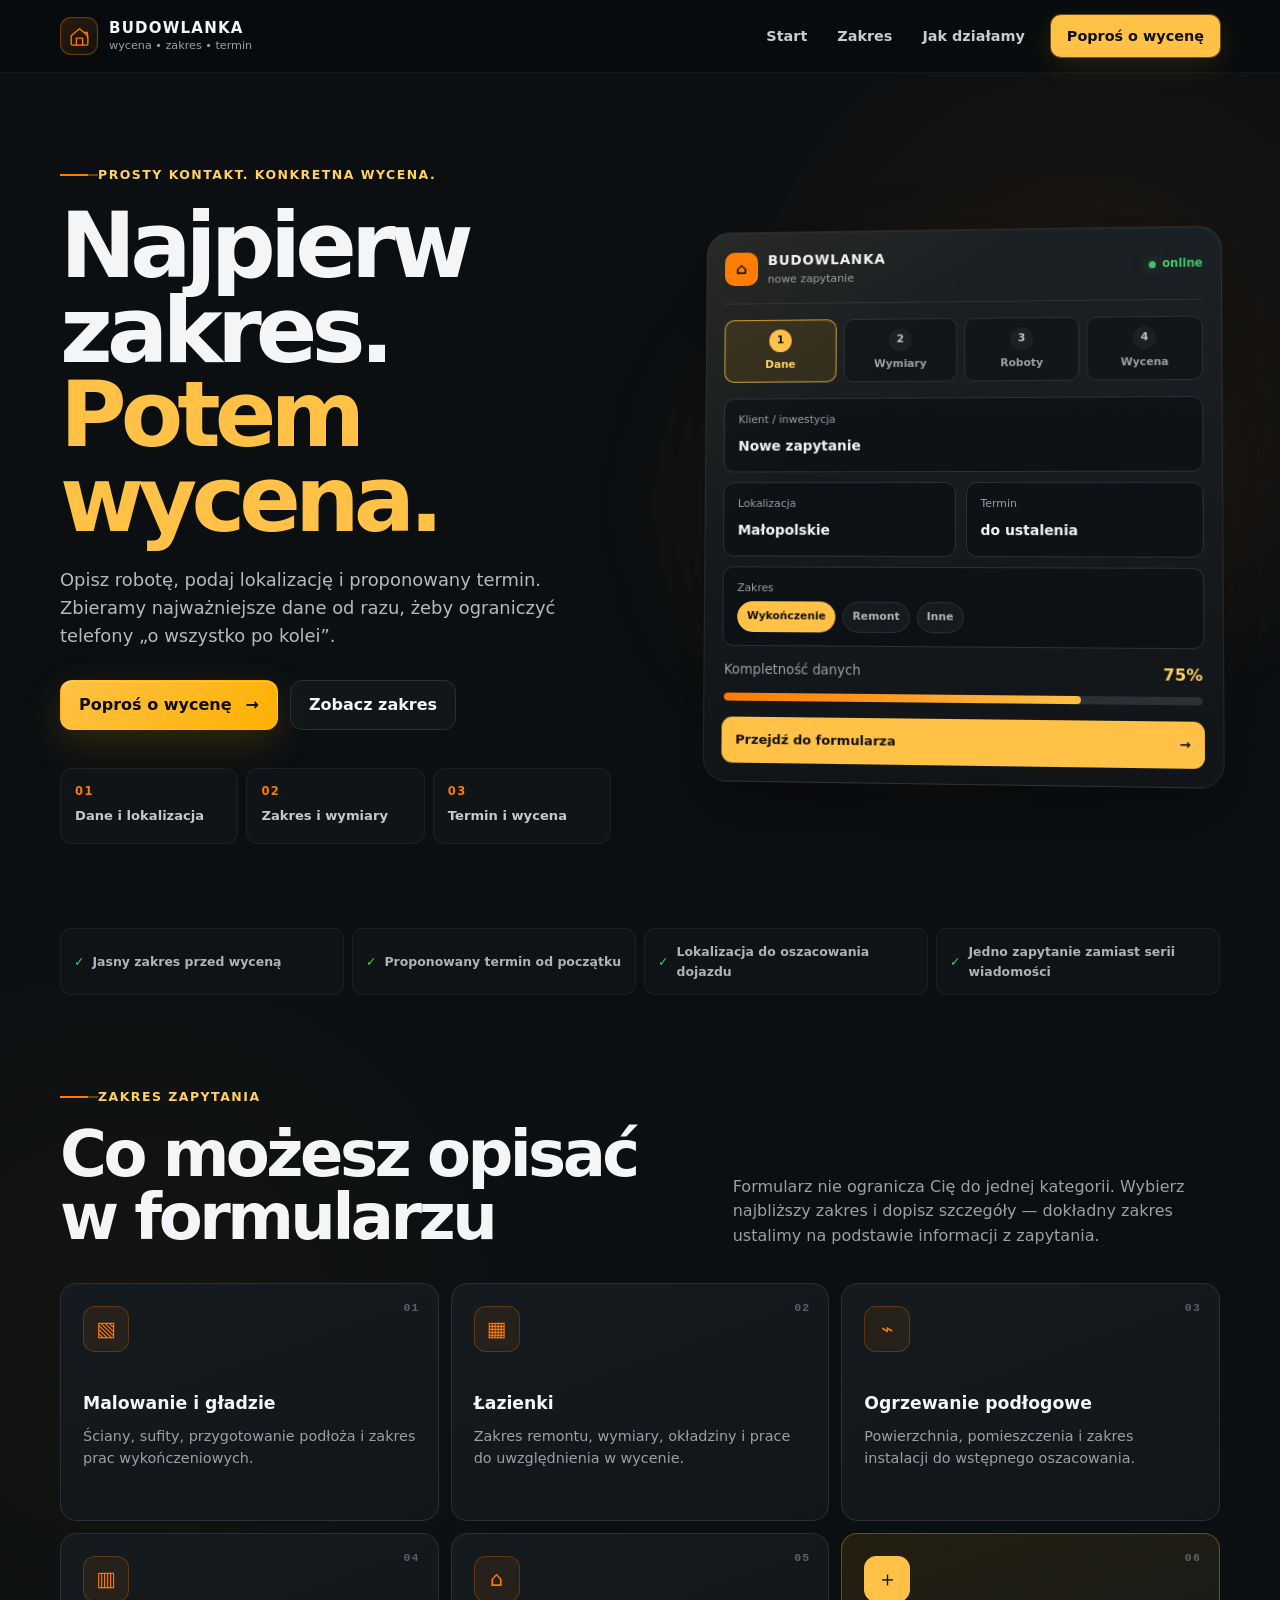
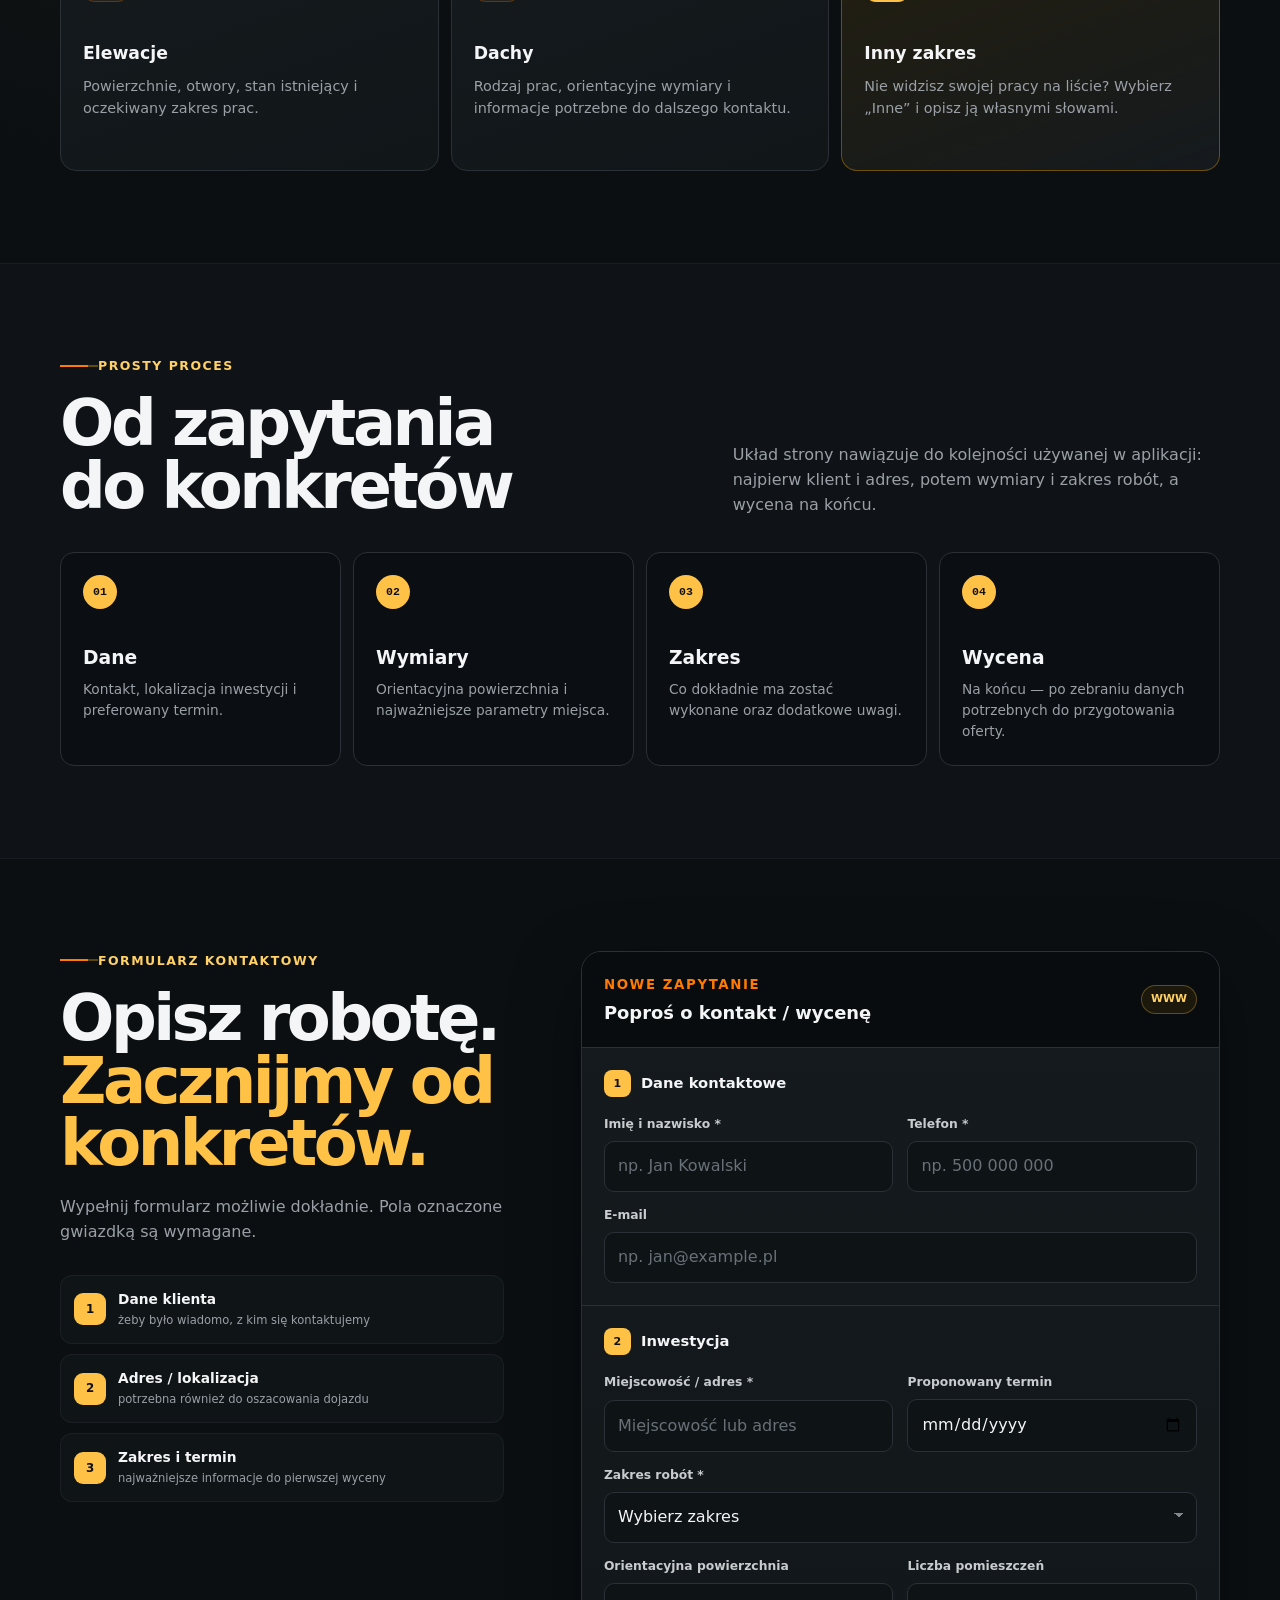
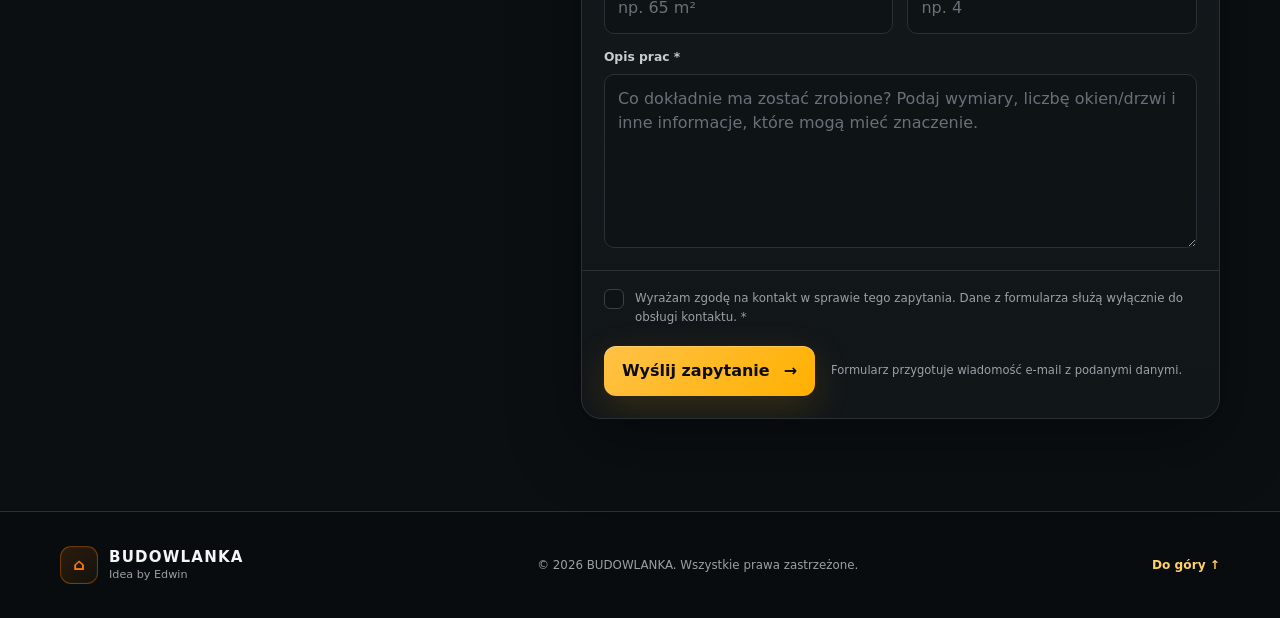
<file: index.html>
<!doctype html>
<html lang="pl">
<head>
  <meta charset="utf-8">
  <meta name="viewport" content="width=device-width, initial-scale=1">
  <meta name="theme-color" content="#0B0F12">
  <meta name="description" content="BUDOWLANKA — kontakt i zapytanie o wycenę prac budowlanych i wykończeniowych.">
  <title>BUDOWLANKA — wycena i kontakt</title>
  <link rel="stylesheet" href="./styles.css">
</head>
<body>
  <a class="skip-link" href="#main">Przejdź do treści</a>

  <header class="topbar" id="top">
    <div class="shell topbar__inner">
      <a class="brand" href="#start" aria-label="BUDOWLANKA — strona główna">
        <span class="brand__mark" aria-hidden="true">
          <svg viewBox="0 0 48 48" role="img">
            <path d="M8 22.5 24 9l16 13.5v16a2 2 0 0 1-2 2H10a2 2 0 0 1-2-2z"/>
            <path d="M18 40V27h12v13"/>
            <path d="M33 16h6v10"/>
          </svg>
        </span>
        <span>
          <strong>BUDOWLANKA</strong>
          <small>wycena • zakres • termin</small>
        </span>
      </a>

      <button class="menu-btn" type="button" aria-label="Otwórz menu" aria-expanded="false" aria-controls="site-nav">
        <span></span><span></span><span></span>
      </button>

      <nav class="nav" id="site-nav" aria-label="Główna nawigacja">
        <a href="#start">Start</a>
        <a href="#uslugi">Zakres</a>
        <a href="#proces">Jak działamy</a>
        <a class="nav__cta" href="#kontakt">Poproś o wycenę</a>
      </nav>
    </div>
  </header>

  <main id="main">
    <section class="hero" id="start">
      <div class="shell hero__grid">
        <div class="hero__copy">
          <div class="eyebrow"><span></span> Prosty kontakt. Konkretna wycena.</div>
          <h1>Najpierw zakres.<br><em>Potem wycena.</em></h1>
          <p class="hero__lead">Opisz robotę, podaj lokalizację i proponowany termin. Zbieramy najważniejsze dane od razu, żeby ograniczyć telefony „o wszystko po kolei”.</p>

          <div class="hero__actions">
            <a class="btn btn--primary" href="#kontakt">Poproś o wycenę <span aria-hidden="true">→</span></a>
            <a class="btn btn--ghost" href="#uslugi">Zobacz zakres</a>
          </div>

          <div class="hero__facts" aria-label="Najważniejsze informacje">
            <div><strong>01</strong><span>Dane i lokalizacja</span></div>
            <div><strong>02</strong><span>Zakres i wymiary</span></div>
            <div><strong>03</strong><span>Termin i wycena</span></div>
          </div>
        </div>

        <div class="hero__visual" aria-label="Podgląd sposobu przygotowania wyceny">
          <div class="app-card">
            <div class="app-card__top">
              <div class="mini-brand">
                <span class="mini-brand__icon">⌂</span>
                <div><strong>BUDOWLANKA</strong><small>nowe zapytanie</small></div>
              </div>
              <span class="status-dot">online</span>
            </div>

            <div class="stepper" aria-label="Etapy">
              <span class="is-active"><b>1</b>Dane</span>
              <span><b>2</b>Wymiary</span>
              <span><b>3</b>Roboty</span>
              <span><b>4</b>Wycena</span>
            </div>

            <div class="mock-field">
              <small>Klient / inwestycja</small>
              <strong>Nowe zapytanie</strong>
            </div>
            <div class="mock-grid">
              <div class="mock-field"><small>Lokalizacja</small><strong>Małopolskie</strong></div>
              <div class="mock-field"><small>Termin</small><strong>do ustalenia</strong></div>
            </div>
            <div class="mock-field">
              <small>Zakres</small>
              <div class="chips">
                <span class="chip is-active">Wykończenie</span>
                <span class="chip">Remont</span>
                <span class="chip">Inne</span>
              </div>
            </div>

            <div class="summary-row">
              <div><small>Kompletność danych</small><strong>75%</strong></div>
              <div class="meter"><span></span></div>
            </div>

            <a class="mock-next" href="#kontakt">Przejdź do formularza <span>→</span></a>
          </div>
          <div class="hero__glow" aria-hidden="true"></div>
        </div>
      </div>
    </section>

    <section class="section section--tight">
      <div class="shell trust-row">
        <p><span>✓</span> Jasny zakres przed wyceną</p>
        <p><span>✓</span> Proponowany termin od początku</p>
        <p><span>✓</span> Lokalizacja do oszacowania dojazdu</p>
        <p><span>✓</span> Jedno zapytanie zamiast serii wiadomości</p>
      </div>
    </section>

    <section class="section" id="uslugi">
      <div class="shell">
        <div class="section-head">
          <div>
            <div class="eyebrow"><span></span> Zakres zapytania</div>
            <h2>Co możesz opisać<br>w formularzu</h2>
          </div>
          <p>Formularz nie ogranicza Cię do jednej kategorii. Wybierz najbliższy zakres i dopisz szczegóły — dokładny zakres ustalimy na podstawie informacji z zapytania.</p>
        </div>

        <div class="service-grid">
          <article class="service-card">
            <span class="service-card__no">01</span>
            <div class="service-card__icon">▧</div>
            <h3>Malowanie i gładzie</h3>
            <p>Ściany, sufity, przygotowanie podłoża i zakres prac wykończeniowych.</p>
          </article>
          <article class="service-card">
            <span class="service-card__no">02</span>
            <div class="service-card__icon">▦</div>
            <h3>Łazienki</h3>
            <p>Zakres remontu, wymiary, okładziny i prace do uwzględnienia w wycenie.</p>
          </article>
          <article class="service-card">
            <span class="service-card__no">03</span>
            <div class="service-card__icon">⌁</div>
            <h3>Ogrzewanie podłogowe</h3>
            <p>Powierzchnia, pomieszczenia i zakres instalacji do wstępnego oszacowania.</p>
          </article>
          <article class="service-card">
            <span class="service-card__no">04</span>
            <div class="service-card__icon">▥</div>
            <h3>Elewacje</h3>
            <p>Powierzchnie, otwory, stan istniejący i oczekiwany zakres prac.</p>
          </article>
          <article class="service-card">
            <span class="service-card__no">05</span>
            <div class="service-card__icon">⌂</div>
            <h3>Dachy</h3>
            <p>Rodzaj prac, orientacyjne wymiary i informacje potrzebne do dalszego kontaktu.</p>
          </article>
          <article class="service-card service-card--accent">
            <span class="service-card__no">06</span>
            <div class="service-card__icon">＋</div>
            <h3>Inny zakres</h3>
            <p>Nie widzisz swojej pracy na liście? Wybierz „Inne” i opisz ją własnymi słowami.</p>
          </article>
        </div>
      </div>
    </section>

    <section class="section section--panel" id="proces">
      <div class="shell">
        <div class="section-head">
          <div>
            <div class="eyebrow"><span></span> Prosty proces</div>
            <h2>Od zapytania<br>do konkretów</h2>
          </div>
          <p>Układ strony nawiązuje do kolejności używanej w aplikacji: najpierw klient i adres, potem wymiary i zakres robót, a wycena na końcu.</p>
        </div>

        <div class="process-grid">
          <article><span>01</span><h3>Dane</h3><p>Kontakt, lokalizacja inwestycji i preferowany termin.</p></article>
          <article><span>02</span><h3>Wymiary</h3><p>Orientacyjna powierzchnia i najważniejsze parametry miejsca.</p></article>
          <article><span>03</span><h3>Zakres</h3><p>Co dokładnie ma zostać wykonane oraz dodatkowe uwagi.</p></article>
          <article><span>04</span><h3>Wycena</h3><p>Na końcu — po zebraniu danych potrzebnych do przygotowania oferty.</p></article>
        </div>
      </div>
    </section>

    <section class="section contact" id="kontakt">
      <div class="shell contact__grid">
        <div class="contact__intro">
          <div class="eyebrow"><span></span> Formularz kontaktowy</div>
          <h2>Opisz robotę.<br><em>Zacznijmy od konkretów.</em></h2>
          <p>Wypełnij formularz możliwie dokładnie. Pola oznaczone gwiazdką są wymagane.</p>

          <div class="contact__steps">
            <div><b>1</b><span><strong>Dane klienta</strong><small>żeby było wiadomo, z kim się kontaktujemy</small></span></div>
            <div><b>2</b><span><strong>Adres / lokalizacja</strong><small>potrzebna również do oszacowania dojazdu</small></span></div>
            <div><b>3</b><span><strong>Zakres i termin</strong><small>najważniejsze informacje do pierwszej wyceny</small></span></div>
          </div>
        </div>

        <form class="contact-form" id="contact-form" novalidate>
          <div class="form-head">
            <div>
              <small>NOWE ZAPYTANIE</small>
              <h3>Poproś o kontakt / wycenę</h3>
            </div>
            <span class="form-badge">WWW</span>
          </div>

          <div class="form-section">
            <h4><span>1</span>Dane kontaktowe</h4>
            <div class="field-grid">
              <label class="field">
                <span>Imię i nazwisko *</span>
                <input type="text" name="name" autocomplete="name" required placeholder="np. Jan Kowalski">
                <small class="field__error">Podaj imię i nazwisko.</small>
              </label>

              <label class="field">
                <span>Telefon *</span>
                <input type="tel" name="phone" autocomplete="tel" inputmode="tel" required placeholder="np. 500 000 000">
                <small class="field__error">Podaj numer telefonu.</small>
              </label>

              <label class="field field--full">
                <span>E-mail</span>
                <input type="email" name="email" autocomplete="email" placeholder="np. jan@example.pl">
                <small class="field__error">Sprawdź adres e-mail.</small>
              </label>
            </div>
          </div>

          <div class="form-section">
            <h4><span>2</span>Inwestycja</h4>
            <div class="field-grid">
              <label class="field">
                <span>Miejscowość / adres *</span>
                <input type="text" name="location" autocomplete="street-address" required placeholder="Miejscowość lub adres">
                <small class="field__error">Podaj lokalizację.</small>
              </label>

              <label class="field">
                <span>Proponowany termin</span>
                <input type="date" name="term">
              </label>

              <label class="field field--full">
                <span>Zakres robót *</span>
                <select name="scope" required>
                  <option value="">Wybierz zakres</option>
                  <option>Malowanie</option>
                  <option>Gładzie + malowanie</option>
                  <option>Łazienka</option>
                  <option>Ogrzewanie podłogowe</option>
                  <option>Elewacja</option>
                  <option>Dach</option>
                  <option>Remont / wykończenie</option>
                  <option>Inne</option>
                </select>
                <small class="field__error">Wybierz zakres robót.</small>
              </label>

              <label class="field">
                <span>Orientacyjna powierzchnia</span>
                <input type="text" name="area" placeholder="np. 65 m²">
              </label>

              <label class="field">
                <span>Liczba pomieszczeń</span>
                <input type="number" name="rooms" min="0" max="99" inputmode="numeric" placeholder="np. 4">
              </label>

              <label class="field field--full">
                <span>Opis prac *</span>
                <textarea name="message" rows="6" required placeholder="Co dokładnie ma zostać zrobione? Podaj wymiary, liczbę okien/drzwi i inne informacje, które mogą mieć znaczenie."></textarea>
                <small class="field__error">Opisz zakres prac.</small>
              </label>
            </div>
          </div>

          <div class="hp-field" aria-hidden="true">
            <label>Nie wypełniaj tego pola <input type="text" name="company" tabindex="-1" autocomplete="off"></label>
          </div>

          <label class="consent">
            <input type="checkbox" name="consent" required>
            <span class="consent__box" aria-hidden="true">✓</span>
            <span>Wyrażam zgodę na kontakt w sprawie tego zapytania. Dane z formularza służą wyłącznie do obsługi kontaktu. *</span>
          </label>

          <div class="form-actions">
            <button class="btn btn--primary btn--submit" type="submit">
              <span>Wyślij zapytanie</span><span aria-hidden="true">→</span>
            </button>
            <p class="form-note">Formularz przygotuje wiadomość e-mail z podanymi danymi.</p>
          </div>

          <div class="form-status" id="form-status" role="status" aria-live="polite"></div>
        </form>
      </div>
    </section>
  </main>

  <footer class="footer">
    <div class="shell footer__inner">
      <a class="brand brand--footer" href="#top">
        <span class="brand__mark" aria-hidden="true">⌂</span>
        <span><strong>BUDOWLANKA</strong><small>Idea by Edwin</small></span>
      </a>
      <p>© <span id="year"></span> BUDOWLANKA. Wszystkie prawa zastrzeżone.</p>
      <a href="#top">Do góry ↑</a>
    </div>
  </footer>

  <script src="./site-config.js"></script>
  <script src="./script.js"></script>
</body>
</html>
</file>
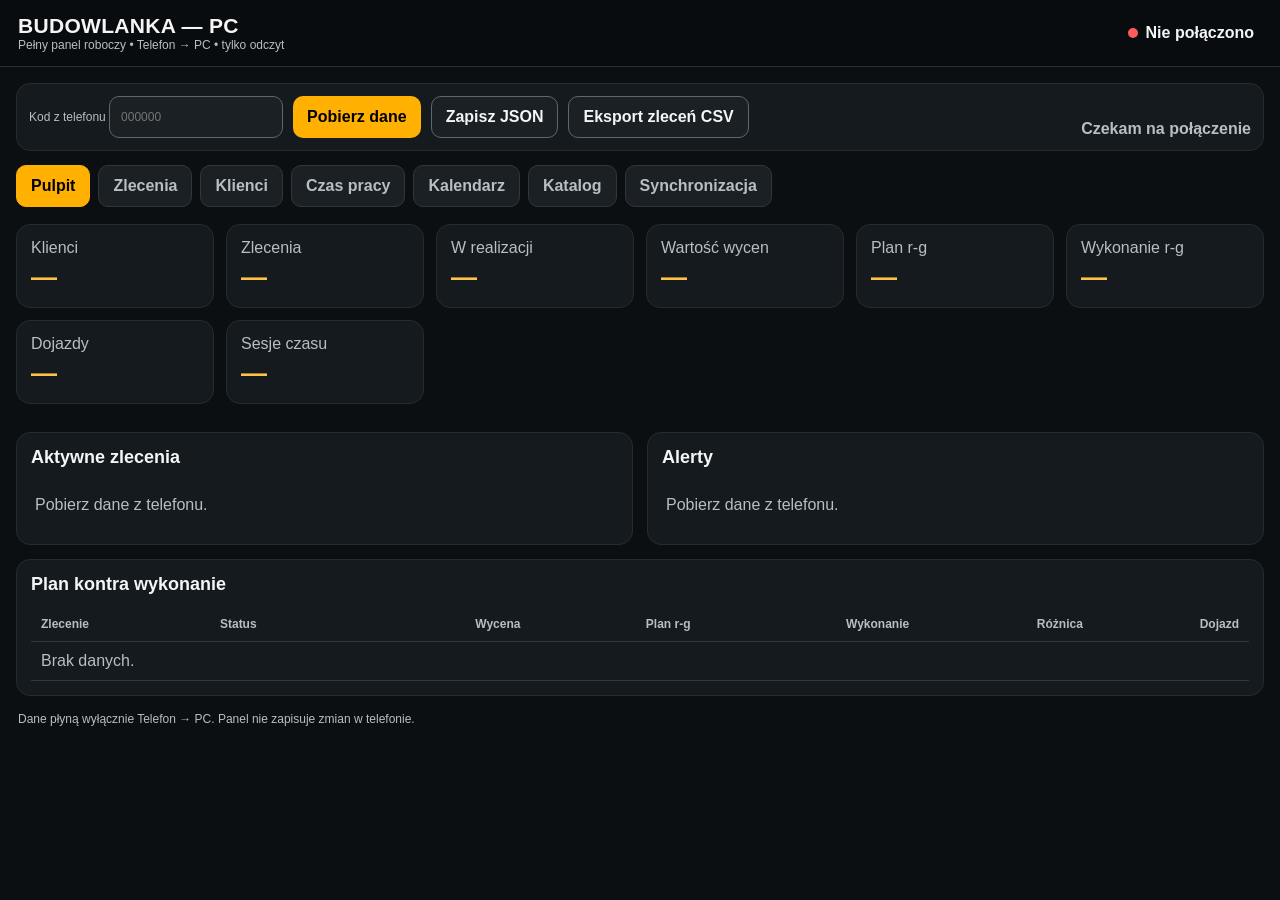
<file: app/src/main/assets/pc/index.html>
<!doctype html>
<html lang="pl">
<head>
<meta charset="utf-8">
<meta name="viewport" content="width=device-width,initial-scale=1">
<title>BUDOWLANKA PC</title>
<style>
:root{
  color-scheme:dark;
  --bg:#0b0f12;--panel:#151a1e;--panel2:#1b2024;--line:#5e676f;
  --text:#f4f5f6;--muted:#b8bec4;--accent:#ffb000;--accent2:#ffc247;
  --green:#42c765;--red:#ff5c5c;--blue:#58a6ff
}
*{box-sizing:border-box}
body{margin:0;background:var(--bg);color:var(--text);font-family:Inter,Arial,sans-serif}
button,input,select{font:inherit}
button{cursor:pointer}
header{position:sticky;top:0;z-index:10;background:#090c0e;border-bottom:1px solid #282e33}
.top{max-width:1600px;margin:auto;padding:14px 18px;display:flex;gap:12px;align-items:center;flex-wrap:wrap}
.brand{font-weight:900;font-size:21px;letter-spacing:.3px}
.readonly{color:var(--muted);font-size:12px}
.connection{margin-left:auto;display:flex;gap:8px;align-items:center;flex-wrap:wrap}
.dot{width:10px;height:10px;border-radius:50%;background:var(--red);display:inline-block}
.dot.ok{background:var(--green)}
main{max-width:1600px;margin:auto;padding:16px}
.toolbar,.card,.panel{background:var(--panel);border:1px solid #252b30;border-radius:14px}
.toolbar{padding:12px;display:flex;gap:10px;align-items:end;flex-wrap:wrap}
label{font-size:12px;color:var(--muted)}
input,select{background:var(--panel2);color:var(--text);border:1px solid var(--line);border-radius:10px;padding:10px 11px;min-height:42px}
input:focus,select:focus,button:focus{outline:2px solid var(--accent);outline-offset:1px}
.primary,.secondary,.ghost,.tab{border:0;border-radius:10px;padding:10px 14px;font-weight:800;min-height:42px}
.primary{background:var(--accent);color:#000}
.secondary{background:var(--panel2);color:var(--text);border:1px solid var(--line)}
.ghost{background:transparent;color:var(--text);border:1px solid #343b41}
.statusText{margin-left:auto;font-weight:800}
.okText{color:var(--green)}.badText{color:var(--red)}.muted{color:var(--muted)}
.tabs{display:flex;gap:8px;margin:14px 0;overflow-x:auto;padding-bottom:3px}
.tab{white-space:nowrap;background:var(--panel2);color:var(--muted);border:1px solid #30363b}
.tab.active{background:var(--accent);color:#000;border-color:var(--accent)}
.view{display:none}.view.active{display:block}
.cards{display:grid;grid-template-columns:repeat(auto-fit,minmax(175px,1fr));gap:12px;margin:14px 0}
.card{padding:14px}.metric{font-size:26px;font-weight:900;color:var(--accent2);margin-top:5px}
.metricSub{font-size:12px;color:var(--muted);margin-top:3px}
.grid2{display:grid;grid-template-columns:minmax(0,1fr) minmax(0,1fr);gap:14px}
.grid3{display:grid;grid-template-columns:repeat(3,minmax(0,1fr));gap:12px}
.panel{padding:14px;margin-top:14px;min-width:0}
.panel h2{font-size:18px;margin:0 0 12px}
.panel h3{font-size:15px;margin:14px 0 8px}
.tableWrap{overflow:auto}
table{width:100%;border-collapse:collapse;min-width:760px}
th,td{text-align:left;padding:10px;border-bottom:1px solid #30373d;vertical-align:top}
th{color:var(--muted);font-size:12px;position:sticky;top:0;background:var(--panel)}
td.num,th.num{text-align:right;font-variant-numeric:tabular-nums}
tr.selectable{cursor:pointer}
tr.selectable:hover{background:#1b2024}
.badDelta{color:var(--red)}.goodDelta{color:var(--green)}
.pill{display:inline-block;border-radius:999px;padding:4px 8px;background:var(--panel2);font-size:12px;border:1px solid #30363b}
.pill.green{color:var(--green);border-color:#275d38}.pill.red{color:var(--red);border-color:#663434}
.split{display:grid;grid-template-columns:minmax(280px,.8fr) minmax(0,1.2fr);gap:14px}
.list{display:flex;flex-direction:column;gap:8px}
.listItem{background:var(--panel2);border:1px solid #30363b;border-radius:11px;padding:11px;cursor:pointer}
.listItem.active{border-color:var(--accent);box-shadow:inset 3px 0 0 var(--accent)}
.listItem strong{display:block;margin-bottom:4px}
.kv{display:grid;grid-template-columns:180px 1fr;gap:7px 12px}
.kv div:nth-child(odd){color:var(--muted)}
.sectionGrid{display:grid;grid-template-columns:repeat(auto-fit,minmax(240px,1fr));gap:10px}
.mini{background:var(--panel2);border:1px solid #30363b;border-radius:11px;padding:10px}
.alert{border-left:4px solid var(--red);padding:10px 12px;background:#29191a;border-radius:9px;margin:8px 0}
.info{border-left:4px solid var(--blue);padding:10px 12px;background:#142033;border-radius:9px;margin:8px 0}
.empty{color:var(--muted);padding:16px 4px}
.progress{height:9px;background:#252b30;border-radius:999px;overflow:hidden}
.progress>span{display:block;height:100%;background:var(--accent)}
.calendarRow{display:grid;grid-template-columns:120px 120px 1fr 130px 130px;gap:8px;padding:9px 0;border-bottom:1px solid #30373d;align-items:center}
.searchRow{display:flex;gap:8px;flex-wrap:wrap;margin-bottom:10px}
.searchRow input{min-width:260px;flex:1}
.footer{padding:16px 2px;color:var(--muted);font-size:12px}
details{background:var(--panel2);border:1px solid #30363b;border-radius:10px;padding:8px 10px}
summary{cursor:pointer;font-weight:800}
@media(max-width:980px){.grid2,.grid3,.split{grid-template-columns:1fr}.connection{margin-left:0}.calendarRow{grid-template-columns:1fr 1fr}.calendarRow>*:nth-child(n+3){grid-column:1/-1}}
@media(max-width:600px){main{padding:10px}.top{padding:10px}.toolbar{align-items:stretch}.toolbar>*{width:100%}.statusText{margin-left:0}.kv{grid-template-columns:1fr}.cards{grid-template-columns:1fr 1fr}}
</style>
</head>
<body>
<header>
  <div class="top">
    <div>
      <div class="brand">BUDOWLANKA — PC</div>
      <div class="readonly">Pełny panel roboczy • Telefon → PC • tylko odczyt</div>
    </div>
    <div class="connection">
      <span id="connDot" class="dot"></span>
      <strong id="connLabel">Nie połączono</strong>
      <span id="lastSync" class="muted"></span>
    </div>
  </div>
</header>

<main>
  <div class="toolbar">
    <label>Kod z telefonu
      <input id="code" inputmode="numeric" maxlength="6" placeholder="000000">
    </label>
    <button id="refresh" class="primary" type="button">Pobierz dane</button>
    <button id="saveJson" class="secondary" type="button" disabled>Zapisz JSON</button>
    <button id="saveCsv" class="secondary" type="button" disabled>Eksport zleceń CSV</button>
    <span id="status" class="statusText muted">Czekam na połączenie</span>
  </div>

  <nav class="tabs" aria-label="Moduły panelu PC">
    <button class="tab active" data-view="dashboard">Pulpit</button>
    <button class="tab" data-view="jobs">Zlecenia</button>
    <button class="tab" data-view="clients">Klienci</button>
    <button class="tab" data-view="time">Czas pracy</button>
    <button class="tab" data-view="calendar">Kalendarz</button>
    <button class="tab" data-view="catalog">Katalog</button>
    <button class="tab" data-view="sync">Synchronizacja</button>
  </nav>

  <section id="view-dashboard" class="view active">
    <div class="cards">
      <div class="card"><div class="muted">Klienci</div><div id="mClients" class="metric">—</div></div>
      <div class="card"><div class="muted">Zlecenia</div><div id="mJobs" class="metric">—</div></div>
      <div class="card"><div class="muted">W realizacji</div><div id="mActive" class="metric">—</div></div>
      <div class="card"><div class="muted">Wartość wycen</div><div id="mQuoted" class="metric">—</div></div>
      <div class="card"><div class="muted">Plan r-g</div><div id="mPlanned" class="metric">—</div></div>
      <div class="card"><div class="muted">Wykonanie r-g</div><div id="mActual" class="metric">—</div></div>
      <div class="card"><div class="muted">Dojazdy</div><div id="mTravel" class="metric">—</div></div>
      <div class="card"><div class="muted">Sesje czasu</div><div id="mSessions" class="metric">—</div></div>
    </div>

    <div class="grid2">
      <div class="panel">
        <h2>Aktywne zlecenia</h2>
        <div id="dashActive" class="empty">Pobierz dane z telefonu.</div>
      </div>
      <div class="panel">
        <h2>Alerty</h2>
        <div id="dashAlerts" class="empty">Pobierz dane z telefonu.</div>
      </div>
    </div>

    <div class="panel">
      <h2>Plan kontra wykonanie</h2>
      <div class="tableWrap">
        <table>
          <thead><tr><th>Zlecenie</th><th>Status</th><th class="num">Wycena</th><th class="num">Plan r-g</th><th class="num">Wykonanie</th><th class="num">Różnica</th><th class="num">Dojazd</th></tr></thead>
          <tbody id="dashJobs"><tr><td colspan="7" class="muted">Brak danych.</td></tr></tbody>
        </table>
      </div>
    </div>
  </section>

  <section id="view-jobs" class="view">
    <div class="split">
      <div class="panel">
        <h2>Zlecenia / kosztorysy</h2>
        <div class="searchRow">
          <input id="jobSearch" placeholder="Szukaj po nazwie, kliencie, adresie">
          <select id="jobStatus"><option value="">Wszystkie statusy</option></select>
        </div>
        <div id="jobList" class="list"><div class="empty">Brak danych.</div></div>
      </div>
      <div class="panel">
        <h2>Szczegóły zlecenia</h2>
        <div id="jobDetail" class="empty">Wybierz zlecenie z listy.</div>
      </div>
    </div>
  </section>

  <section id="view-clients" class="view">
    <div class="split">
      <div class="panel">
        <h2>Klienci</h2>
        <div class="searchRow"><input id="clientSearch" placeholder="Szukaj klienta, telefonu, e-maila, adresu"></div>
        <div id="clientList" class="list"><div class="empty">Brak danych.</div></div>
      </div>
      <div class="panel">
        <h2>Karta klienta</h2>
        <div id="clientDetail" class="empty">Wybierz klienta z listy.</div>
      </div>
    </div>
  </section>

  <section id="view-time" class="view">
    <div class="cards">
      <div class="card"><div class="muted">Praca</div><div id="tWork" class="metric">—</div></div>
      <div class="card"><div class="muted">Dojazd</div><div id="tTravel" class="metric">—</div></div>
      <div class="card"><div class="muted">Przerwy</div><div id="tBreak" class="metric">—</div></div>
      <div class="card"><div class="muted">Zaopatrzenie</div><div id="tSupply" class="metric">—</div></div>
    </div>
    <div class="grid2">
      <div class="panel">
        <h2>Ekipa</h2>
        <div class="tableWrap"><table><thead><tr><th>Osoba</th><th class="num">Praca</th><th class="num">Dojazd</th><th class="num">Przerwy</th><th class="num">Zaopatrzenie</th></tr></thead><tbody id="timeCrew"></tbody></table></div>
      </div>
      <div class="panel">
        <h2>Aktywne liczniki</h2>
        <div id="activeTimers" class="empty">Brak aktywnych liczników.</div>
      </div>
    </div>
    <div class="panel">
      <h2>Historia sesji</h2>
      <div class="searchRow">
        <input id="timeSearch" placeholder="Szukaj po zleceniu lub pracowniku">
        <select id="timeType">
          <option value="">Wszystkie typy</option>
          <option value="PRACA">Praca</option>
          <option value="DOJAZD">Dojazd</option>
          <option value="PRZERWA">Przerwa</option>
          <option value="ZAOPATRZENIE">Zaopatrzenie</option>
        </select>
      </div>
      <div class="tableWrap"><table><thead><tr><th>Start</th><th>Koniec</th><th>Zlecenie</th><th>Osoba</th><th>Typ</th><th class="num">Czas</th><th>Powód</th></tr></thead><tbody id="sessionRows"></tbody></table></div>
    </div>
  </section>

  <section id="view-calendar" class="view">
    <div class="panel">
      <h2>Kalendarz realizacji</h2>
      <div id="calendarAlerts"></div>
      <div id="calendarRows" class="empty">Brak zleceń z terminem.</div>
    </div>
  </section>

  <section id="view-catalog" class="view">
    <div class="grid3">
      <div class="panel">
        <h2>Roboty</h2>
        <div class="searchRow"><input id="workSearch" placeholder="Szukaj roboty"></div>
        <div id="workList" class="list"></div>
      </div>
      <div class="panel">
        <h2>Materiały</h2>
        <div class="searchRow"><input id="materialSearch" placeholder="Szukaj materiału"></div>
        <div id="materialList" class="list"></div>
      </div>
      <div class="panel">
        <h2>Narzędzia</h2>
        <div class="searchRow"><input id="toolSearch" placeholder="Szukaj narzędzia"></div>
        <div id="toolList" class="list"></div>
      </div>
    </div>
  </section>

  <section id="view-sync" class="view">
    <div class="grid2">
      <div class="panel">
        <h2>Stan synchronizacji</h2>
        <div id="syncState" class="empty">Brak połączenia.</div>
      </div>
      <div class="panel">
        <h2>Zawartość snapshotu</h2>
        <div id="syncCounts" class="empty">Brak danych.</div>
      </div>
    </div>
    <div class="panel">
      <h2>Eksport</h2>
      <p class="muted">JSON zawiera pełny snapshot danych. CSV eksportuje tabelę zleceń do Excela. Panel PC nie posiada żadnej operacji zapisu do telefonu.</p>
      <div style="display:flex;gap:8px;flex-wrap:wrap">
        <button id="saveJson2" class="secondary" type="button" disabled>Zapisz pełny JSON</button>
        <button id="saveCsv2" class="secondary" type="button" disabled>Zapisz zlecenia CSV</button>
      </div>
    </div>
  </section>

  <div id="stamp" class="footer">Dane płyną wyłącznie Telefon → PC. Panel nie zapisuje zmian w telefonie.</div>
</main>

<script>
const byId=id=>document.getElementById(id);
const code=byId('code'), statusEl=byId('status');
let snapshot=null, selectedJobId=null, selectedClientId=null;

const money=v=>new Intl.NumberFormat('pl-PL',{style:'currency',currency:'PLN'}).format(Number(v||0));
const num=v=>new Intl.NumberFormat('pl-PL',{maximumFractionDigits:1}).format(Number(v||0));
const num2=v=>new Intl.NumberFormat('pl-PL',{maximumFractionDigits:2}).format(Number(v||0));
const esc=s=>String(s??'').replace(/[&<>"']/g,c=>({'&':'&amp;','<':'&lt;','>':'&gt;','"':'&quot;',"'":'&#039;'}[c]));
const arr=(o,k)=>Array.isArray(o?.[k])?o[k]:[];
const msHours=ms=>Number(ms||0)/3600000;
const duration=(s,now=Date.now())=>Math.max(0,(s.endAt??now)-s.startAt);
const dateTime=v=>v?new Date(v).toLocaleString('pl-PL'):'—';
const textDate=v=>v||'—';
const statusPill=s=>'<span class="pill">'+esc(s||'—')+'</span>';
const data=()=>snapshot||{};
const stats=()=>data().statistics||{};

function setConn(text,ok){
  statusEl.textContent=text;
  statusEl.className='statusText '+(ok?'okText':'badText');
  byId('connDot').className='dot'+(ok?' ok':'');
  byId('connLabel').textContent=ok?'Połączono':'Nie połączono';
}
function switchView(name){
  document.querySelectorAll('.tab').forEach(b=>b.classList.toggle('active',b.dataset.view===name));
  document.querySelectorAll('.view').forEach(v=>v.classList.toggle('active',v.id==='view-'+name));
  if(name==='jobs') renderJobs();
  if(name==='clients') renderClients();
  if(name==='time') renderTime();
  if(name==='calendar') renderCalendar();
  if(name==='catalog') renderCatalog();
  if(name==='sync') renderSync();
}
document.querySelectorAll('.tab').forEach(b=>b.addEventListener('click',()=>switchView(b.dataset.view)));

async function load(){
  const c=code.value.trim();
  if(!c){setConn('Wpisz kod dostępu',false);return}
  localStorage.setItem('budowlanka_pc_code',c);
  setConn('Pobieranie danych…',true);
  try{
    const r=await fetch('/snapshot?code='+encodeURIComponent(c),{cache:'no-store'});
    if(!r.ok) throw new Error(r.status===403?'Nieprawidłowy kod':'Błąd HTTP '+r.status);
    snapshot=await r.json();
    renderAll();
    ['saveJson','saveCsv','saveJson2','saveCsv2'].forEach(id=>byId(id).disabled=false);
    setConn('Połączono • tylko odczyt',true);
  }catch(e){
    setConn(e.message||'Błąd połączenia',false);
  }
}

function indexes(){
  const s=data();
  return {
    clients:new Map(arr(s,'clients').map(x=>[x.id,x])),
    sites:new Map(arr(s,'sites').map(x=>[x.id,x])),
    estimates:new Map(arr(s,'estimates').map(x=>[x.id,x])),
    works:new Map(arr(s,'works').map(x=>[x.id,x])),
    materials:new Map(arr(s,'materials').map(x=>[x.id,x])),
    tools:new Map(arr(s,'tools').map(x=>[x.id,x])),
    crew:new Map(arr(s,'crewMembers').map(x=>[x.id,x])),
    spaces:new Map(arr(s,'spaces').map(x=>[x.id,x])),
    jobStats:new Map(arr(stats(),'byEstimate').map(x=>[x.estimateId,x]))
  };
}
function workQty(line,spaces){
  if(line.quantitySource==='MANUAL'||line.quantitySource==='SZTUKI') return Number(line.quantity||0);
  const chosen=line.spaceId==null?spaces:spaces.filter(x=>x.id===line.spaceId);
  return chosen.reduce((sum,s)=>{
    const l=Number(s.length||0),w=Number(s.width||0),h=Number(s.height||0),open=Number(s.openingsArea||0);
    if(line.quantitySource==='PODLOGA'||line.quantitySource==='SUFIT') return sum+l*w;
    if(line.quantitySource==='SCIANY') return sum+Math.max(0,2*(l+w)*h-open);
    if(line.quantitySource==='OBWOD') return sum+2*(l+w);
    if(line.quantitySource==='OTWORY') return sum+open;
    return sum;
  },0);
}
function laborRate(line,work){
  if(!work) return 0;
  if(line.laborPriceMode==='MIN') return Number(work.laborRateLow||work.laborRate||0);
  if(line.laborPriceMode==='MAX') return Number(work.laborRateHigh||work.laborRate||0);
  if(line.laborPriceMode==='WLASNA') return Number(line.laborRateOverride??work.laborRate??0);
  return Number(work.laborRate||0);
}
function getJobTitle(id){return indexes().estimates.get(id)?.title||('Zlecenie #'+id)}
function getCrewName(id){return id==null?'Nieprzypisany':(indexes().crew.get(id)?.name||('Osoba #'+id))}
function clientForJob(e,idx){return e?.clientId?idx.clients.get(e.clientId):null}
function siteForJob(e,idx){return e?.siteId?idx.sites.get(e.siteId):null}

function renderAll(){
  renderDashboard(); renderJobs(); renderClients(); renderTime(); renderCalendar(); renderCatalog(); renderSync();
  const t=stats().capturedAt||data().createdAt;
  byId('lastSync').textContent=t?'• '+new Date(t).toLocaleTimeString('pl-PL'):'';
  byId('stamp').textContent='Stan z '+dateTime(t)+' • Telefon → PC • tylko odczyt';
}
function renderDashboard(){
  const x=stats();
  byId('mClients').textContent=x.clientCount??0;
  byId('mJobs').textContent=x.estimateCount??0;
  byId('mActive').textContent=x.inProgressEstimateCount??0;
  byId('mQuoted').textContent=money(x.quotedValue);
  byId('mPlanned').textContent=num(x.plannedLaborHours)+' r-g';
  byId('mActual').textContent=num(x.actualWorkHours)+' r-g';
  byId('mTravel').textContent=num(x.travelHours)+' r-g';
  byId('mSessions').textContent=x.sessionCount??0;

  const active=arr(x,'byEstimate').filter(j=>['REALIZACJA','ZAAKCEPTOWANA'].includes(j.status));
  byId('dashActive').innerHTML=active.length?active.slice(0,8).map(j=>{
    const pct=j.plannedLaborHours>0?Math.min(100,Math.max(0,j.actualWorkHours/j.plannedLaborHours*100)):0;
    return '<div class="mini"><strong>'+esc(j.title)+'</strong><div class="muted">'+esc(j.status)+' • '+num(j.actualWorkHours)+' / '+num(j.plannedLaborHours)+' r-g</div><div class="progress" style="margin-top:8px"><span style="width:'+pct+'%"></span></div></div>';
  }).join(''):'<div class="empty">Brak aktywnych zleceń.</div>';

  const alerts=[];
  arr(x,'byEstimate').forEach(j=>{
    if(j.plannedLaborHours>0 && j.actualWorkHours>j.plannedLaborHours*1.1){
      alerts.push('<div class="alert"><strong>'+esc(j.title)+'</strong><br>Przekroczenie planu o '+num(j.actualWorkHours-j.plannedLaborHours)+' r-g.</div>');
    }
  });
  calendarConflicts().forEach(c=>alerts.push('<div class="alert"><strong>Kolizja terminu</strong><br>'+esc(c.a.title)+' ↔ '+esc(c.b.title)+'</div>'));
  byId('dashAlerts').innerHTML=alerts.length?alerts.slice(0,10).join(''):'<div class="empty">Brak wykrytych alertów.</div>';

  byId('dashJobs').innerHTML=arr(x,'byEstimate').slice(0,20).map(j=>{
    const d=Number(j.laborHoursDelta||0),cls=d>0.05?'badDelta':d<-0.05?'goodDelta':'';
    return '<tr class="selectable" data-job="'+j.estimateId+'"><td>'+esc(j.title)+'</td><td>'+statusPill(j.status)+'</td><td class="num">'+money(j.clientTotal)+'</td><td class="num">'+num(j.plannedLaborHours)+'</td><td class="num">'+num(j.actualWorkHours)+'</td><td class="num '+cls+'">'+(d>=0?'+':'')+num(d)+'</td><td class="num">'+num(j.travelHours)+'</td></tr>';
  }).join('')||'<tr><td colspan="7" class="muted">Brak zleceń.</td></tr>';
  byId('dashJobs').querySelectorAll('tr[data-job]').forEach(r=>r.addEventListener('click',()=>{selectedJobId=Number(r.dataset.job);switchView('jobs')}));
}

function jobSearchText(e,idx){
  const c=clientForJob(e,idx),s=siteForJob(e,idx);
  return [e.title,e.status,c?.name,c?.phone,c?.email,s?.name,s?.address].join(' ').toLowerCase();
}
function renderJobs(){
  if(!snapshot) return;
  const idx=indexes(), all=arr(data(),'estimates').slice().sort((a,b)=>Number(b.createdAt)-Number(a.createdAt));
  const statuses=[...new Set(all.map(x=>x.status).filter(Boolean))].sort();
  const sel=byId('jobStatus');
  const prev=sel.value;
  sel.innerHTML='<option value="">Wszystkie statusy</option>'+statuses.map(s=>'<option value="'+esc(s)+'">'+esc(s)+'</option>').join('');
  if(statuses.includes(prev)) sel.value=prev;
  const q=byId('jobSearch').value.trim().toLowerCase(), st=sel.value;
  const filtered=all.filter(e=>(!q||jobSearchText(e,idx).includes(q))&&(!st||e.status===st));
  byId('jobList').innerHTML=filtered.length?filtered.map(e=>{
    const js=idx.jobStats.get(e.id)||{}, c=clientForJob(e,idx), site=siteForJob(e,idx);
    return '<div class="listItem '+(selectedJobId===e.id?'active':'')+'" data-id="'+e.id+'"><strong>'+esc(e.title)+'</strong><div>'+statusPill(e.status)+' <span class="muted">'+money(js.clientTotal)+'</span></div><div class="muted">'+esc(c?.name||'Brak klienta')+' • '+esc(site?.address||'Brak adresu')+'</div></div>';
  }).join(''):'<div class="empty">Brak pasujących zleceń.</div>';
  byId('jobList').querySelectorAll('[data-id]').forEach(el=>el.addEventListener('click',()=>{selectedJobId=Number(el.dataset.id);renderJobs();renderJobDetail(selectedJobId)}));
  if(selectedJobId==null && filtered[0]) selectedJobId=filtered[0].id;
  if(selectedJobId!=null) renderJobDetail(selectedJobId);
}
function renderJobDetail(id){
  const idx=indexes(), e=idx.estimates.get(id);
  if(!e){byId('jobDetail').innerHTML='<div class="empty">Zlecenie nie istnieje.</div>';return}
  const js=idx.jobStats.get(id)||{}, c=clientForJob(e,idx), site=siteForJob(e,idx);
  const spaces=arr(data(),'spaces').filter(x=>x.estimateId===id);
  const spaceIds=new Set(spaces.map(x=>x.id));
  const openings=arr(data(),'openings').filter(x=>spaceIds.has(x.spaceId));
  const lines=arr(data(),'estimateWorks').filter(x=>x.estimateId===id);
  const extras=arr(data(),'extraCosts').filter(x=>x.estimateId===id);
  const crewLinks=arr(data(),'estimateCrew').filter(x=>x.estimateId===id);
  const sessions=arr(data(),'workSessions').filter(x=>x.estimateId===id);
  const shopping=arr(data(),'shopping').filter(x=>x.estimateId===id);
  const checklist=arr(data(),'toolChecklist').filter(x=>x.estimateId===id);

  const roomHtml=spaces.map(s=>{
    const l=Number(s.length||0),w=Number(s.width||0),h=Number(s.height||0),open=Number(s.openingsArea||0);
    const floor=l*w, walls=Math.max(0,2*(l+w)*h-open);
    const ownOpen=openings.filter(o=>o.spaceId===s.id);
    return '<div class="mini"><strong>'+esc((s.level?s.level+' • ':'')+s.name)+'</strong><div class="muted">'+num2(l)+' × '+num2(w)+' × h '+num2(h)+' m</div><div>Podłoga: '+num2(floor)+' m² • Ściany: '+num2(walls)+' m² • Otwory: '+num2(open)+' m²</div>'+(ownOpen.length?'<div class="muted">'+ownOpen.map(o=>esc(o.type+': '+(o.name||o.type)+' '+o.quantity+'× '+o.width+'×'+o.height)).join('<br>')+'</div>':'')+'</div>';
  }).join('');

  const lineHtml=lines.map(line=>{
    const w=idx.works.get(line.workId), qty=workQty(line,spaces), rate=laborRate(line,w);
    return '<tr><td>'+esc(w?.name||('Robota #'+line.workId))+'</td><td>'+esc(spaces.find(s=>s.id===line.spaceId)?.name||'Całe zlecenie')+'</td><td>'+esc(line.quantitySource)+'</td><td class="num">'+num2(qty)+' '+esc(w?.unit||'')+'</td><td class="num">'+money(rate)+'</td><td class="num">'+money(qty*rate)+'</td></tr>';
  }).join('');

  const crewHtml=crewLinks.map(x=>{
    const m=idx.crew.get(x.crewMemberId);
    return '<div class="mini"><strong>'+esc(m?.name||('Osoba #'+x.crewMemberId))+'</strong><div class="muted">Udział pracy '+num(x.workSharePct)+'% • '+esc(x.payMode)+' • stawka '+num2(x.rate)+'</div></div>';
  }).join('');

  const sessionHours=type=>sessions.filter(s=>s.type===type).reduce((sum,s)=>sum+duration(s),0)/3600000;
  const shoppingHtml=shopping.map(x=>{
    const m=idx.materials.get(x.materialId);
    return '<div class="mini"><strong>'+esc(m?.name||('Materiał #'+x.materialId))+'</strong><div>'+num2(x.requiredQty)+' '+esc(m?.unit||'')+' • '+esc(x.status)+'</div></div>';
  }).join('');
  const checklistHtml=checklist.map(x=>{
    const t=idx.tools.get(x.toolId);
    return '<div class="mini"><strong>'+esc(t?.name||('Narzędzie #'+x.toolId))+'</strong><div>'+x.qty+' szt. • '+(x.packed?'spakowane':'do spakowania')+'</div></div>';
  }).join('');

  byId('jobDetail').innerHTML=
    '<div class="kv"><div>Nazwa</div><div><strong>'+esc(e.title)+'</strong></div><div>Status</div><div>'+statusPill(e.status)+'</div><div>Klient</div><div>'+esc(c?.name||'—')+'</div><div>Telefon</div><div>'+esc(c?.phone||'—')+'</div><div>Adres</div><div>'+esc(site?.address||'—')+'</div><div>Termin</div><div>'+esc(textDate(e.startDate))+' → '+esc(textDate(e.endDate||e.startDate))+'</div><div>Wycena</div><div><strong>'+money(js.clientTotal)+'</strong></div><div>Plan czasu</div><div>'+num(js.plannedLaborHours)+' r-g</div><div>Wykonanie</div><div>'+num(js.actualWorkHours)+' r-g</div><div>Dojazd</div><div>'+num(js.travelHours)+' r-g</div></div>'+
    (e.notes?'<div class="info"><strong>Uwagi</strong><br>'+esc(e.notes)+'</div>':'')+
    '<h3>Pomieszczenia i obmiary</h3><div class="sectionGrid">'+(roomHtml||'<div class="empty">Brak pomieszczeń.</div>')+'</div>'+
    '<h3>Zakres robót</h3><div class="tableWrap"><table><thead><tr><th>Robota</th><th>Pomieszczenie</th><th>Źródło</th><th class="num">Ilość</th><th class="num">Stawka</th><th class="num">Robocizna</th></tr></thead><tbody>'+(lineHtml||'<tr><td colspan="6" class="muted">Brak robót.</td></tr>')+'</tbody></table></div>'+
    '<h3>Ekipa</h3><div class="sectionGrid">'+(crewHtml||'<div class="empty">Brak przypisanej ekipy.</div>')+'</div>'+
    '<h3>Czas rzeczywisty</h3><div class="sectionGrid"><div class="mini">Praca <strong>'+num(sessionHours('PRACA'))+' r-g</strong></div><div class="mini">Dojazd <strong>'+num(sessionHours('DOJAZD'))+' r-g</strong></div><div class="mini">Przerwy <strong>'+num(sessionHours('PRZERWA'))+' r-g</strong></div><div class="mini">Zaopatrzenie <strong>'+num(sessionHours('ZAOPATRZENIE'))+' r-g</strong></div></div>'+
    '<h3>Koszty dodatkowe</h3><div class="sectionGrid">'+(extras.map(x=>'<div class="mini"><strong>'+esc(x.category)+'</strong><div>'+esc(x.description)+' • '+money(x.amount)+'</div></div>').join('')||'<div class="empty">Brak kosztów dodatkowych.</div>')+'</div>'+
    '<details><summary>Lista zakupów ('+shopping.length+')</summary><div class="sectionGrid" style="margin-top:10px">'+(shoppingHtml||'<div class="empty">Brak pozycji.</div>')+'</div></details>'+
    '<details style="margin-top:8px"><summary>Narzędzia ('+checklist.length+')</summary><div class="sectionGrid" style="margin-top:10px">'+(checklistHtml||'<div class="empty">Brak pozycji.</div>')+'</div></details>';
}

function renderClients(){
  if(!snapshot) return;
  const idx=indexes(), q=byId('clientSearch').value.trim().toLowerCase();
  const clients=arr(data(),'clients').filter(c=>{
    const sites=arr(data(),'sites').filter(s=>s.clientId===c.id);
    return !q||[c.name,c.phone,c.email,c.notes,...sites.map(s=>s.address)].join(' ').toLowerCase().includes(q);
  });
  byId('clientList').innerHTML=clients.length?clients.map(c=>{
    const jobs=arr(data(),'estimates').filter(e=>e.clientId===c.id);
    const total=jobs.reduce((sum,e)=>sum+Number(idx.jobStats.get(e.id)?.clientTotal||0),0);
    return '<div class="listItem '+(selectedClientId===c.id?'active':'')+'" data-id="'+c.id+'"><strong>'+esc(c.name)+'</strong><div class="muted">'+esc(c.phone||'bez telefonu')+' • '+jobs.length+' zleceń • '+money(total)+'</div></div>';
  }).join(''):'<div class="empty">Brak pasujących klientów.</div>';
  byId('clientList').querySelectorAll('[data-id]').forEach(el=>el.addEventListener('click',()=>{selectedClientId=Number(el.dataset.id);renderClients();renderClientDetail(selectedClientId)}));
  if(selectedClientId==null&&clients[0]) selectedClientId=clients[0].id;
  if(selectedClientId!=null) renderClientDetail(selectedClientId);
}
function renderClientDetail(id){
  const idx=indexes(), c=idx.clients.get(id);
  if(!c){byId('clientDetail').innerHTML='<div class="empty">Klient nie istnieje.</div>';return}
  const sites=arr(data(),'sites').filter(s=>s.clientId===id);
  const jobs=arr(data(),'estimates').filter(e=>e.clientId===id).sort((a,b)=>Number(b.createdAt)-Number(a.createdAt));
  const total=jobs.reduce((sum,e)=>sum+Number(idx.jobStats.get(e.id)?.clientTotal||0),0);
  byId('clientDetail').innerHTML=
    '<div class="kv"><div>Nazwa</div><div><strong>'+esc(c.name)+'</strong></div><div>Telefon</div><div>'+esc(c.phone||'—')+'</div><div>E-mail</div><div>'+esc(c.email||'—')+'</div><div>Rabat klienta</div><div>'+num(c.loyaltyDiscountPct)+'%</div><div>Łączna wartość</div><div><strong>'+money(total)+'</strong></div></div>'+
    (c.notes?'<div class="info">'+esc(c.notes)+'</div>':'')+
    '<h3>Adresy</h3><div class="sectionGrid">'+(sites.map(s=>'<div class="mini"><strong>'+esc(s.name||'Inwestycja')+'</strong><div>'+esc(s.address||'—')+'</div></div>').join('')||'<div class="empty">Brak adresów.</div>')+'</div>'+
    '<h3>Historia zleceń</h3><div class="list">'+(jobs.map(e=>{const js=idx.jobStats.get(e.id)||{};return '<div class="listItem" data-job="'+e.id+'"><strong>'+esc(e.title)+'</strong><div>'+statusPill(e.status)+' <span class="muted">'+money(js.clientTotal)+' • '+num(js.actualWorkHours)+' r-g</span></div></div>'}).join('')||'<div class="empty">Brak zleceń.</div>')+'</div>';
  byId('clientDetail').querySelectorAll('[data-job]').forEach(el=>el.addEventListener('click',()=>{selectedJobId=Number(el.dataset.job);switchView('jobs')}));
}

function renderTime(){
  if(!snapshot) return;
  const x=stats(), idx=indexes();
  byId('tWork').textContent=num(x.actualWorkHours)+' r-g';
  byId('tTravel').textContent=num(x.travelHours)+' r-g';
  byId('tBreak').textContent=num(x.breakHours)+' r-g';
  byId('tSupply').textContent=num(x.supplyHours)+' r-g';
  byId('timeCrew').innerHTML=arr(x,'byCrew').map(p=>'<tr><td>'+esc(p.name)+'</td><td class="num">'+num(p.workHours)+'</td><td class="num">'+num(p.travelHours)+'</td><td class="num">'+num(p.breakHours)+'</td><td class="num">'+num(p.supplyHours)+'</td></tr>').join('')||'<tr><td colspan="5" class="muted">Brak ekipy.</td></tr>';

  const active=arr(data(),'workSessions').filter(s=>s.endAt==null);
  byId('activeTimers').innerHTML=active.length?active.map(s=>'<div class="mini"><strong>'+esc(getJobTitle(s.estimateId))+'</strong><div>'+esc(getCrewName(s.crewMemberId))+' • '+esc(s.type)+' • '+num(msHours(duration(s)))+' h</div><div class="muted">od '+dateTime(s.startAt)+'</div></div>').join(''):'<div class="empty">Brak aktywnych liczników.</div>';

  const q=byId('timeSearch').value.trim().toLowerCase(), type=byId('timeType').value;
  const sessions=arr(data(),'workSessions').slice().sort((a,b)=>Number(b.startAt)-Number(a.startAt)).filter(s=>{
    const txt=(getJobTitle(s.estimateId)+' '+getCrewName(s.crewMemberId)).toLowerCase();
    return (!q||txt.includes(q))&&(!type||s.type===type);
  });
  byId('sessionRows').innerHTML=sessions.map(s=>'<tr><td>'+dateTime(s.startAt)+'</td><td>'+dateTime(s.endAt)+'</td><td>'+esc(getJobTitle(s.estimateId))+'</td><td>'+esc(getCrewName(s.crewMemberId))+'</td><td>'+esc(s.type)+'</td><td class="num">'+num(msHours(duration(s)))+' h</td><td>'+esc(s.endReason||'—')+'</td></tr>').join('')||'<tr><td colspan="7" class="muted">Brak sesji.</td></tr>';
}

function datesOverlap(aStart,aEnd,bStart,bEnd){
  if(!aStart||!bStart) return false;
  const as=new Date(aStart+'T00:00:00').getTime(), ae=new Date((aEnd||aStart)+'T23:59:59').getTime();
  const bs=new Date(bStart+'T00:00:00').getTime(), be=new Date((bEnd||bStart)+'T23:59:59').getTime();
  return as<=be&&bs<=ae;
}
function calendarConflicts(){
  const jobs=arr(data(),'estimates').filter(e=>e.startDate&&e.status!=='ODRZUCONA');
  const out=[];
  for(let i=0;i<jobs.length;i++) for(let j=i+1;j<jobs.length;j++){
    if(datesOverlap(jobs[i].startDate,jobs[i].endDate,jobs[j].startDate,jobs[j].endDate)) out.push({a:jobs[i],b:jobs[j]});
  }
  return out;
}
function renderCalendar(){
  if(!snapshot) return;
  const idx=indexes();
  const jobs=arr(data(),'estimates').filter(e=>e.startDate).sort((a,b)=>String(a.startDate).localeCompare(String(b.startDate)));
  const conflicts=calendarConflicts();
  byId('calendarAlerts').innerHTML=conflicts.length?conflicts.map(c=>'<div class="alert">Kolizja: <strong>'+esc(c.a.title)+'</strong> i <strong>'+esc(c.b.title)+'</strong> ('+esc(c.a.startDate)+' / '+esc(c.b.startDate)+')</div>').join(''):'<div class="info">Brak kolizji terminów.</div>';
  byId('calendarRows').innerHTML=jobs.length?jobs.map(e=>{
    const c=clientForJob(e,idx),s=siteForJob(e,idx);
    return '<div class="calendarRow"><strong>'+esc(e.startDate)+'</strong><span>'+esc(e.endDate||e.startDate)+'</span><div><strong>'+esc(e.title)+'</strong><div class="muted">'+esc(c?.name||'—')+' • '+esc(s?.address||'—')+'</div></div><span>'+statusPill(e.status)+'</span><button class="secondary" data-job="'+e.id+'">Otwórz</button></div>';
  }).join(''):'<div class="empty">Brak zleceń z terminem.</div>';
  byId('calendarRows').querySelectorAll('[data-job]').forEach(b=>b.addEventListener('click',()=>{selectedJobId=Number(b.dataset.job);switchView('jobs')}));
}

function renderCatalog(){
  if(!snapshot) return;
  const qW=byId('workSearch').value.trim().toLowerCase(), qM=byId('materialSearch').value.trim().toLowerCase(), qT=byId('toolSearch').value.trim().toLowerCase();
  const works=arr(data(),'works').filter(w=>w.active!==false&&(!qW||[w.name,w.category,w.unit].join(' ').toLowerCase().includes(qW)));
  const mats=arr(data(),'materials').filter(m=>m.active!==false&&(!qM||[m.name,m.manufacturer,m.unit].join(' ').toLowerCase().includes(qM)));
  const tools=arr(data(),'tools').filter(t=>t.active!==false&&(!qT||[t.name,t.code,t.notes].join(' ').toLowerCase().includes(qT)));
  byId('workList').innerHTML=works.slice(0,250).map(w=>'<div class="listItem"><strong>'+esc(w.name)+'</strong><div>'+esc(w.category)+' • '+esc(w.unit)+' • '+money(w.laborRate)+'</div><div class="muted">Obmiar: '+esc(w.defaultQuantitySource||'MANUAL')+' • '+num(w.laborHoursPerUnit)+' r-g/j.</div></div>').join('')||'<div class="empty">Brak pozycji.</div>';
  byId('materialList').innerHTML=mats.slice(0,250).map(m=>'<div class="listItem"><strong>'+esc(m.name)+'</strong><div>'+esc(m.manufacturer||'')+' • '+esc(m.unit)+'</div><div class="muted">Tani '+money(m.priceBudget)+' • Standard '+money(m.priceStandard)+' • Premium '+money(m.pricePremium)+'</div></div>').join('')||'<div class="empty">Brak pozycji.</div>';
  byId('toolList').innerHTML=tools.slice(0,250).map(t=>'<div class="listItem"><strong>'+esc(t.name)+'</strong><div>'+esc(t.code||'bez kodu')+'</div><div class="muted">'+esc(t.notes||'')+'</div></div>').join('')||'<div class="empty">Brak pozycji.</div>';
}
function renderSync(){
  if(!snapshot) return;
  const s=data(),x=stats();
  byId('syncState').innerHTML='<div class="kv"><div>Kierunek</div><div><strong>Telefon → PC</strong></div><div>Tryb</div><div>tylko odczyt</div><div>Ostatni snapshot</div><div>'+dateTime(x.capturedAt||s.createdAt)+'</div><div>Automatyczne odświeżanie</div><div>co 30 sekund</div><div>Format</div><div>'+esc(s.format||'—')+'</div></div>';
  const keys=['clients','sites','estimates','spaces','openings','estimateWorks','works','materials','tools','crewMembers','workSessions','workSessionEvents','shopping','toolChecklist','photos'];
  byId('syncCounts').innerHTML='<div class="sectionGrid">'+keys.map(k=>'<div class="mini"><strong>'+esc(k)+'</strong><div class="metricSub">'+arr(s,k).length+' rekordów</div></div>').join('')+'</div>';
}

function exportJson(){
  if(!snapshot)return;
  const blob=new Blob([JSON.stringify(snapshot,null,2)],{type:'application/json'});
  const a=document.createElement('a');a.href=URL.createObjectURL(blob);a.download='Budowlanka_snapshot_'+Date.now()+'.json';a.click();URL.revokeObjectURL(a.href);
}
function exportCsv(){
  if(!snapshot)return;
  const idx=indexes();
  const rows=[['ID','Zlecenie','Status','Klient','Adres','Termin od','Termin do','Wycena PLN','Plan r-g','Wykonanie r-g','Dojazd r-g']];
  arr(data(),'estimates').forEach(e=>{
    const js=idx.jobStats.get(e.id)||{},c=clientForJob(e,idx),s=siteForJob(e,idx);
    rows.push([e.id,e.title,e.status,c?.name||'',s?.address||'',e.startDate||'',e.endDate||'',js.clientTotal||0,js.plannedLaborHours||0,js.actualWorkHours||0,js.travelHours||0]);
  });
  const csv='\ufeff'+rows.map(r=>r.map(v=>'"'+String(v??'').replace(/"/g,'""')+'"').join(';')).join('\r\n');
  const blob=new Blob([csv],{type:'text/csv;charset=utf-8'});
  const a=document.createElement('a');a.href=URL.createObjectURL(blob);a.download='Budowlanka_zlecenia_'+Date.now()+'.csv';a.click();URL.revokeObjectURL(a.href);
}

code.value=localStorage.getItem('budowlanka_pc_code')||'';
byId('refresh').addEventListener('click',load);
['saveJson','saveJson2'].forEach(id=>byId(id).addEventListener('click',exportJson));
['saveCsv','saveCsv2'].forEach(id=>byId(id).addEventListener('click',exportCsv));
byId('jobSearch').addEventListener('input',renderJobs);
byId('jobStatus').addEventListener('change',renderJobs);
byId('clientSearch').addEventListener('input',renderClients);
byId('timeSearch').addEventListener('input',renderTime);
byId('timeType').addEventListener('change',renderTime);
byId('workSearch').addEventListener('input',renderCatalog);
byId('materialSearch').addEventListener('input',renderCatalog);
byId('toolSearch').addEventListener('input',renderCatalog);

if(code.value) load();
setInterval(()=>{if(code.value.trim())load()},30000);
</script>
</body>
</html>
</file>
<file: styles.css>
:root {
  --bg: #0B0F12;
  --bar: #090C0E;
  --panel: #151A1E;
  --panel-2: #1B2024;
  --line: #2A3035;
  --line-strong: #3A4045;
  --text: #F4F5F6;
  --muted: #9AA0A6;
  --orange: #FF7A00;
  --orange-dark: #E86500;
  --selected: #FFB000;
  --selected-strong: #FFC247;
  --orange-light: #FFD166;
  --green: #42C765;
  --danger: #FF5C5C;
  --radius: 18px;
  --radius-sm: 12px;
  --shadow: 0 24px 70px rgba(0,0,0,.34);
  --shell: min(1160px, calc(100% - 40px));
}

* { box-sizing: border-box; }
html { scroll-behavior: smooth; }
body {
  margin: 0;
  min-width: 320px;
  color: var(--text);
  background:
    radial-gradient(circle at 85% 9%, rgba(255,122,0,.08), transparent 24rem),
    radial-gradient(circle at 10% 35%, rgba(255,176,0,.04), transparent 28rem),
    var(--bg);
  font: 16px/1.55 Inter, ui-sans-serif, system-ui, -apple-system, BlinkMacSystemFont, "Segoe UI", sans-serif;
  -webkit-font-smoothing: antialiased;
}

body.menu-open { overflow: hidden; }
button, input, select, textarea { font: inherit; }
a { color: inherit; text-decoration: none; }
img, svg { display: block; max-width: 100%; }
button, a { -webkit-tap-highlight-color: transparent; }
::selection { background: var(--selected-strong); color: #000; }

.shell { width: var(--shell); margin-inline: auto; }
.skip-link {
  position: fixed; left: 12px; top: -100px; z-index: 100;
  padding: 10px 14px; border-radius: 10px; background: var(--selected-strong); color: #000; font-weight: 800;
}
.skip-link:focus { top: 12px; }

.topbar {
  position: sticky; top: 0; z-index: 50;
  border-bottom: 1px solid rgba(255,255,255,.05);
  background: rgba(9,12,14,.88);
  backdrop-filter: blur(16px);
}
.topbar__inner { min-height: 72px; display: flex; align-items: center; gap: 28px; }
.brand { display: inline-flex; align-items: center; gap: 11px; margin-right: auto; }
.brand__mark {
  width: 38px; height: 38px; display: grid; place-items: center; flex: 0 0 auto;
  color: var(--orange); border: 1px solid rgba(255,122,0,.36); border-radius: 11px;
  background: linear-gradient(145deg, rgba(255,122,0,.15), rgba(255,176,0,.04));
  box-shadow: inset 0 0 0 1px rgba(255,255,255,.02);
}
.brand__mark svg { width: 25px; height: 25px; fill: none; stroke: currentColor; stroke-width: 2.6; stroke-linejoin: round; stroke-linecap: round; }
.brand strong { display: block; letter-spacing: .08em; font-size: .94rem; line-height: 1.15; }
.brand small { display: block; margin-top: 3px; color: var(--muted); font-size: .7rem; line-height: 1.1; }

.nav { display: flex; align-items: center; gap: 6px; }
.nav a { padding: 10px 12px; color: #c8cccf; font-weight: 650; font-size: .9rem; border-radius: 10px; transition: .2s ease; }
.nav a:hover, .nav a:focus-visible { color: var(--text); background: rgba(255,255,255,.04); }
.nav .nav__cta {
  margin-left: 8px; padding-inline: 16px; color: #111; background: var(--selected-strong);
  box-shadow: 0 0 0 1px rgba(255,194,71,.35), 0 8px 28px rgba(255,176,0,.13);
}
.nav .nav__cta:hover { color: #000; background: var(--orange-light); transform: translateY(-1px); }

.menu-btn {
  display: none; width: 44px; height: 44px; padding: 0; border: 1px solid var(--line);
  border-radius: 11px; background: var(--panel); color: var(--text); place-items: center;
}
.menu-btn span { width: 19px; height: 2px; background: currentColor; border-radius: 3px; transition: .2s ease; }

.hero { position: relative; overflow: clip; padding: 92px 0 64px; }
.hero__grid { display: grid; grid-template-columns: 1.03fr .97fr; gap: clamp(38px, 7vw, 92px); align-items: center; }
.eyebrow { display: flex; align-items: center; gap: 10px; color: var(--orange-light); font-size: .78rem; font-weight: 850; letter-spacing: .12em; text-transform: uppercase; }
.eyebrow span { width: 28px; height: 2px; background: var(--orange); box-shadow: 10px 0 0 rgba(255,176,0,.34); }

h1, h2, h3, h4, p { margin-top: 0; }
h1 { margin: 20px 0 24px; max-width: 760px; font-size: clamp(3.25rem, 7.1vw, 6.2rem); line-height: .93; letter-spacing: -.065em; font-weight: 900; }
h1 em, h2 em { color: var(--selected-strong); font-style: normal; }
.hero__lead { max-width: 620px; margin-bottom: 30px; color: #b4bac0; font-size: clamp(1rem, 1.6vw, 1.12rem); }
.hero__actions { display: flex; gap: 12px; flex-wrap: wrap; }

.btn {
  min-height: 50px; display: inline-flex; align-items: center; justify-content: center; gap: 14px;
  padding: 12px 18px; border: 1px solid transparent; border-radius: 12px; cursor: pointer;
  font-weight: 850; transition: transform .2s ease, box-shadow .2s ease, border-color .2s ease, background .2s ease;
}
.btn:focus-visible, .nav a:focus-visible, .field :is(input,select,textarea):focus-visible, .menu-btn:focus-visible {
  outline: 3px solid rgba(255,194,71,.3); outline-offset: 2px;
}
.btn--primary {
  color: #0c0c0c; background: linear-gradient(135deg, var(--selected-strong), var(--selected));
  box-shadow: 0 12px 38px rgba(255,176,0,.16), inset 0 1px 0 rgba(255,255,255,.24);
}
.btn--primary:hover { transform: translateY(-2px); box-shadow: 0 16px 44px rgba(255,176,0,.24); }
.btn--ghost { border-color: var(--line); color: var(--text); background: rgba(21,26,30,.72); }
.btn--ghost:hover { transform: translateY(-2px); border-color: #485159; background: var(--panel-2); }

.hero__facts { display: grid; grid-template-columns: repeat(3,1fr); gap: 8px; margin-top: 38px; max-width: 650px; }
.hero__facts div { min-height: 76px; padding: 14px; border: 1px solid rgba(255,255,255,.055); border-radius: 12px; background: rgba(21,26,30,.52); }
.hero__facts strong { display: block; color: var(--orange); font-size: .72rem; letter-spacing: .12em; }
.hero__facts span { display: block; margin-top: 5px; color: #c5c9cc; font-size: .82rem; font-weight: 700; }

.hero__visual { position: relative; }
.hero__glow {
  position: absolute; z-index: -1; inset: 18% 8%; border-radius: 50%;
  background: rgba(255,122,0,.18); filter: blur(74px);
}
.app-card {
  position: relative; padding: 18px; border: 1px solid rgba(255,255,255,.08); border-radius: 24px;
  background: linear-gradient(180deg, rgba(27,32,36,.98), rgba(16,20,23,.98));
  box-shadow: var(--shadow), inset 0 1px 0 rgba(255,255,255,.04);
  transform: perspective(1000px) rotateY(-3deg) rotateX(1.5deg);
}
.app-card::before {
  content:""; position: absolute; inset: 0; pointer-events: none; border-radius: inherit;
  background: linear-gradient(135deg, rgba(255,194,71,.06), transparent 30%);
}
.app-card__top { display: flex; align-items: center; justify-content: space-between; gap: 12px; padding-bottom: 15px; border-bottom: 1px solid var(--line); }
.mini-brand { display: flex; align-items: center; gap: 10px; }
.mini-brand__icon { width: 34px; height: 34px; display: grid; place-items: center; border-radius: 10px; color: #111; background: var(--orange); font-weight: 900; }
.mini-brand strong, .mini-brand small { display: block; }
.mini-brand strong { letter-spacing: .06em; font-size: .86rem; }
.mini-brand small { color: var(--muted); font-size: .7rem; }
.status-dot { display: inline-flex; align-items: center; gap: 6px; color: var(--green); font-size: .72rem; font-weight: 800; }
.status-dot::before { content:""; width: 7px; height: 7px; border-radius: 50%; background: var(--green); box-shadow: 0 0 14px rgba(66,199,101,.55); }

.stepper { display: grid; grid-template-columns: repeat(4,1fr); gap: 7px; margin: 16px 0; }
.stepper span {
  min-width: 0; display: grid; place-items: center; gap: 5px; padding: 9px 5px;
  border: 1px solid var(--line); border-radius: 10px; color: var(--muted); background: #111619;
  font-size: .67rem; font-weight: 750;
}
.stepper b { width: 23px; height: 23px; display: grid; place-items: center; border-radius: 50%; background: var(--panel-2); color: #bec3c7; font-size: .68rem; }
.stepper .is-active { color: var(--orange-light); border-color: rgba(255,194,71,.68); background: rgba(255,176,0,.11); box-shadow: inset 0 0 0 1px rgba(255,194,71,.1); }
.stepper .is-active b { color: #0b0d0f; background: var(--selected-strong); }

.mock-grid { display: grid; grid-template-columns: 1fr 1fr; gap: 10px; }
.mock-field { margin-bottom: 10px; padding: 13px 14px; border: 1px solid var(--line); border-radius: 11px; background: rgba(11,15,18,.72); }
.mock-field small { display: block; margin-bottom: 5px; color: var(--muted); font-size: .68rem; }
.mock-field strong { font-size: .87rem; }
.chips { display: flex; flex-wrap: wrap; gap: 7px; }
.chip { padding: 6px 9px; border: 1px solid var(--line); border-radius: 999px; color: #aeb4b8; background: var(--panel); font-size: .68rem; font-weight: 750; }
.chip.is-active { color: #111; border-color: var(--selected-strong); background: var(--selected-strong); }

.summary-row { padding: 4px 2px 16px; }
.summary-row > div:first-child { display: flex; justify-content: space-between; gap: 10px; margin-bottom: 8px; }
.summary-row small { color: var(--muted); }
.summary-row strong { color: var(--orange-light); }
.meter { height: 8px; overflow: hidden; border-radius: 999px; background: var(--line); }
.meter span { display: block; width: 75%; height: 100%; border-radius: inherit; background: linear-gradient(90deg, var(--orange), var(--selected-strong)); }
.mock-next { display: flex; justify-content: space-between; align-items: center; padding: 13px 14px; border-radius: 11px; color: #111; background: var(--selected-strong); font-weight: 900; font-size: .82rem; }

.section { padding: 92px 0; }
.section--tight { padding: 20px 0 0; }
.section--panel { border-block: 1px solid rgba(255,255,255,.045); background: rgba(21,26,30,.45); }
.trust-row { display: grid; grid-template-columns: repeat(4,1fr); gap: 8px; }
.trust-row p { display: flex; align-items: center; gap: 8px; margin: 0; padding: 13px; color: #adb3b8; border: 1px solid rgba(255,255,255,.05); border-radius: 11px; background: rgba(21,26,30,.46); font-size: .78rem; font-weight: 650; }
.trust-row span { color: var(--green); font-weight: 900; }

.section-head { display: grid; grid-template-columns: 1fr minmax(280px, .78fr); gap: 48px; align-items: end; margin-bottom: 34px; }
.section-head h2, .contact__intro h2 { margin: 17px 0 0; font-size: clamp(2.25rem, 5vw, 4.5rem); line-height: .98; letter-spacing: -.055em; }
.section-head > p { max-width: 550px; margin: 0; color: var(--muted); }

.service-grid { display: grid; grid-template-columns: repeat(3,1fr); gap: 12px; }
.service-card {
  position: relative; min-height: 238px; padding: 22px; overflow: hidden;
  border: 1px solid var(--line); border-radius: 16px; background: linear-gradient(160deg, var(--panel), #111619);
  transition: transform .2s ease, border-color .2s ease;
}
.service-card:hover { transform: translateY(-4px); border-color: #414950; }
.service-card__no { position: absolute; top: 18px; right: 18px; color: #596168; font: 800 .72rem/1 ui-monospace, monospace; letter-spacing: .1em; }
.service-card__icon { width: 46px; height: 46px; display: grid; place-items: center; margin-bottom: 38px; border: 1px solid rgba(255,122,0,.26); border-radius: 12px; color: var(--orange); background: rgba(255,122,0,.08); font-size: 1.3rem; }
.service-card h3 { margin-bottom: 8px; font-size: 1.08rem; }
.service-card p { margin: 0; color: var(--muted); font-size: .9rem; }
.service-card--accent { border-color: rgba(255,176,0,.34); background: linear-gradient(160deg, rgba(255,176,0,.10), var(--panel)); }
.service-card--accent .service-card__icon { color: #111; border-color: var(--selected-strong); background: var(--selected-strong); }

.process-grid { position: relative; display: grid; grid-template-columns: repeat(4,1fr); gap: 12px; }
.process-grid article { min-height: 200px; padding: 22px; border: 1px solid var(--line); border-radius: 14px; background: rgba(11,15,18,.78); }
.process-grid span { display: inline-grid; place-items: center; width: 34px; height: 34px; margin-bottom: 34px; border-radius: 50%; color: #111; background: var(--selected-strong); font: 900 .72rem/1 ui-monospace, monospace; }
.process-grid h3 { margin-bottom: 7px; }
.process-grid p { margin: 0; color: var(--muted); font-size: .86rem; }

.contact { position: relative; }
.contact__grid { display: grid; grid-template-columns: .82fr 1.18fr; gap: clamp(34px, 6vw, 84px); align-items: start; }
.contact__intro { position: sticky; top: 110px; }
.contact__intro > p { max-width: 480px; margin: 20px 0 30px; color: var(--muted); }
.contact__steps { display: grid; gap: 10px; }
.contact__steps > div { display: flex; align-items: center; gap: 12px; padding: 13px; border: 1px solid rgba(255,255,255,.05); border-radius: 12px; background: rgba(21,26,30,.52); }
.contact__steps b { width: 32px; height: 32px; display: grid; place-items: center; flex: 0 0 auto; border-radius: 9px; color: #111; background: var(--selected-strong); font-size: .74rem; }
.contact__steps strong, .contact__steps small { display: block; }
.contact__steps strong { font-size: .86rem; }
.contact__steps small { margin-top: 2px; color: var(--muted); font-size: .72rem; }

.contact-form {
  overflow: hidden; border: 1px solid var(--line); border-radius: 20px;
  background: linear-gradient(180deg, var(--panel), #111619); box-shadow: var(--shadow);
}
.form-head { display: flex; align-items: center; justify-content: space-between; gap: 16px; padding: 20px 22px; border-bottom: 1px solid var(--line); background: var(--bar); }
.form-head small { color: var(--orange); font-weight: 900; letter-spacing: .12em; }
.form-head h3 { margin: 3px 0 0; font-size: 1.12rem; }
.form-badge { padding: 5px 9px; border-radius: 999px; color: var(--orange-light); border: 1px solid rgba(255,194,71,.3); background: rgba(255,176,0,.08); font-size: .68rem; font-weight: 900; }

.form-section { padding: 22px; border-bottom: 1px solid var(--line); }
.form-section h4 { display: flex; align-items: center; gap: 10px; margin-bottom: 18px; font-size: .92rem; }
.form-section h4 span { width: 27px; height: 27px; display: grid; place-items: center; border-radius: 8px; color: #111; background: var(--selected-strong); font-size: .69rem; }
.field-grid { display: grid; grid-template-columns: 1fr 1fr; gap: 14px; }
.field { display: grid; gap: 7px; }
.field--full { grid-column: 1 / -1; }
.field > span { color: #c8cccf; font-size: .77rem; font-weight: 750; }
.field input, .field select, .field textarea {
  width: 100%; border: 1px solid var(--line); border-radius: 10px; color: var(--text);
  background: #0e1316; padding: 12px 13px; outline: none; transition: border-color .2s ease, box-shadow .2s ease, background .2s ease;
}
.field textarea { min-height: 142px; resize: vertical; }
.field input::placeholder, .field textarea::placeholder { color: #697077; }
.field select { appearance: none; background-image: linear-gradient(45deg,transparent 50%,#7f878d 50%),linear-gradient(135deg,#7f878d 50%,transparent 50%); background-position: calc(100% - 17px) calc(50% - 2px), calc(100% - 12px) calc(50% - 2px); background-size: 5px 5px,5px 5px; background-repeat: no-repeat; padding-right: 34px; }
.field :is(input, select, textarea):focus { border-color: var(--selected-strong); box-shadow: 0 0 0 3px rgba(255,194,71,.08); background: #10171a; }
.field.is-invalid :is(input, select, textarea) { border-color: var(--danger); box-shadow: 0 0 0 3px rgba(255,92,92,.07); }
.field__error { display: none; color: #ff8d8d; font-size: .69rem; }
.field.is-invalid .field__error { display: block; }

.hp-field { position: absolute; left: -9999px; width: 1px; height: 1px; overflow: hidden; }
.consent { display: flex; gap: 11px; align-items: flex-start; margin: 18px 22px 0; color: var(--muted); cursor: pointer; font-size: .74rem; }
.consent input { position: absolute; opacity: 0; pointer-events: none; }
.consent__box { width: 20px; height: 20px; display: grid; place-items: center; flex: 0 0 auto; border: 1px solid var(--line-strong); border-radius: 6px; color: transparent; background: #0e1316; font-size: .7rem; font-weight: 900; transition: .2s ease; }
.consent input:checked + .consent__box { color: #111; border-color: var(--selected-strong); background: var(--selected-strong); }
.consent input:focus-visible + .consent__box { outline: 3px solid rgba(255,194,71,.22); outline-offset: 2px; }
.consent.is-invalid .consent__box { border-color: var(--danger); }

.form-actions { display: flex; align-items: center; gap: 16px; padding: 20px 22px 22px; }
.btn--submit { min-width: 210px; border: 0; }
.btn--submit:disabled { opacity: .65; cursor: not-allowed; transform: none; }
.form-note { margin: 0; color: var(--muted); font-size: .72rem; }
.form-status { display: none; margin: 0 22px 22px; padding: 12px 13px; border: 1px solid var(--line); border-radius: 10px; color: #d6dadc; background: #0d1215; font-size: .78rem; }
.form-status.is-visible { display: block; }
.form-status.is-success { border-color: rgba(66,199,101,.38); color: #a8e9b7; background: rgba(66,199,101,.06); }
.form-status.is-error { border-color: rgba(255,92,92,.36); color: #ffaaaa; background: rgba(255,92,92,.06); }

.footer { border-top: 1px solid var(--line); background: var(--bar); }
.footer__inner { min-height: 106px; display: flex; align-items: center; gap: 24px; }
.brand--footer { margin-right: 0; }
.brand--footer .brand__mark { font-weight: 900; }
.footer p { margin: 0 auto; color: var(--muted); font-size: .74rem; }
.footer__inner > a:last-child { color: var(--orange-light); font-size: .76rem; font-weight: 800; }

.reveal { opacity: 0; transform: translateY(14px); transition: opacity .55s ease, transform .55s ease; }
.reveal.is-visible { opacity: 1; transform: none; }

@media (prefers-reduced-motion: reduce) {
  *, *::before, *::after { scroll-behavior: auto !important; transition-duration: .001ms !important; animation-duration: .001ms !important; animation-iteration-count: 1 !important; }
}

@media (max-width: 980px) {
  :root { --shell: min(100% - 30px, 760px); }
  .menu-btn { display: grid; gap: 4px; }
  .nav {
    position: fixed; inset: 73px 15px auto; display: none; padding: 10px;
    border: 1px solid var(--line); border-radius: 15px; background: rgba(13,17,20,.98); box-shadow: var(--shadow);
  }
  .nav.is-open { display: grid; }
  .nav a { padding: 13px; }
  .nav .nav__cta { margin: 4px 0 0; text-align: center; }
  .menu-btn[aria-expanded="true"] span:nth-child(1) { transform: translateY(6px) rotate(45deg); }
  .menu-btn[aria-expanded="true"] span:nth-child(2) { opacity: 0; }
  .menu-btn[aria-expanded="true"] span:nth-child(3) { transform: translateY(-6px) rotate(-45deg); }

  .hero { padding-top: 70px; }
  .hero__grid, .contact__grid { grid-template-columns: 1fr; }
  .hero__visual { max-width: 640px; }
  .app-card { transform: none; }
  .section-head { grid-template-columns: 1fr; gap: 18px; align-items: start; }
  .service-grid { grid-template-columns: repeat(2,1fr); }
  .process-grid { grid-template-columns: repeat(2,1fr); }
  .trust-row { grid-template-columns: repeat(2,1fr); }
  .contact__intro { position: static; }
}

@media (max-width: 620px) {
  :root { --shell: calc(100% - 24px); }
  .topbar__inner { min-height: 66px; }
  .nav { inset: 67px 12px auto; }
  .brand small { display: none; }
  .hero { padding: 54px 0 42px; }
  h1 { font-size: clamp(3rem, 16vw, 4.8rem); }
  .hero__facts { grid-template-columns: 1fr; }
  .hero__facts div { min-height: auto; }
  .hero__actions .btn { flex: 1 1 100%; }
  .stepper { grid-template-columns: repeat(2,1fr); }
  .mock-grid { grid-template-columns: 1fr; }
  .section { padding: 68px 0; }
  .section--tight { padding-top: 0; }
  .trust-row, .service-grid, .process-grid, .field-grid { grid-template-columns: 1fr; }
  .field--full { grid-column: auto; }
  .service-card { min-height: 205px; }
  .service-card__icon { margin-bottom: 28px; }
  .form-head, .form-section { padding-inline: 16px; }
  .consent { margin-inline: 16px; }
  .form-actions { display: grid; padding-inline: 16px; }
  .btn--submit { width: 100%; }
  .form-status { margin-inline: 16px; }
  .footer__inner { padding: 24px 0; flex-wrap: wrap; }
  .footer p { order: 3; width: 100%; }
}
</file>
